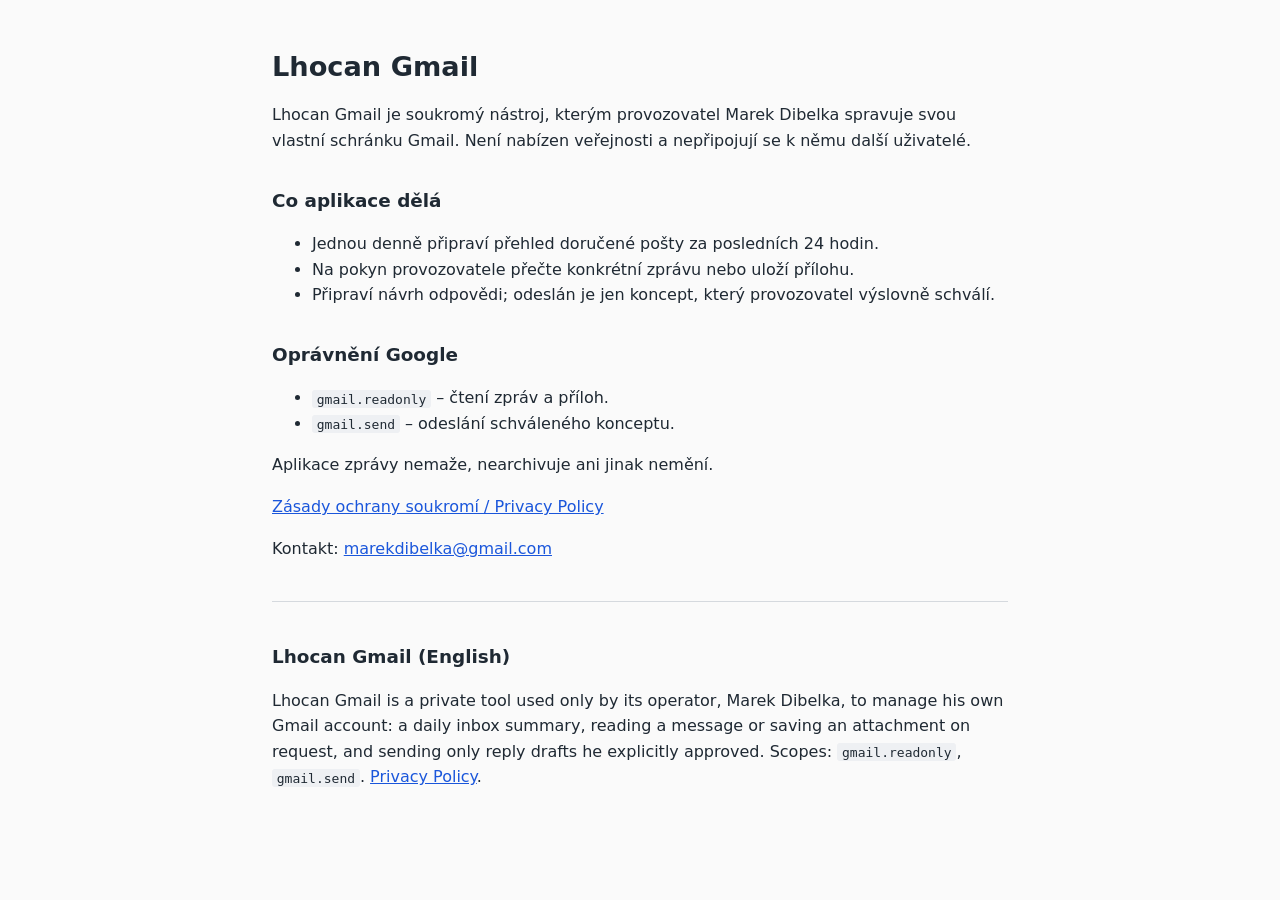
<file: index.html>
<!doctype html><html lang="cs"><head><meta charset="utf-8"><meta name="viewport" content="width=device-width,initial-scale=1">
<title>Lhocan Gmail</title><meta name="robots" content="noindex"><link rel="stylesheet" href="styl.css"></head><body><main>
<h1>Lhocan Gmail</h1>
<p>Lhocan Gmail je soukromý nástroj, kterým provozovatel Marek Dibelka spravuje svou vlastní schránku Gmail. Není nabízen veřejnosti a nepřipojují se k němu další uživatelé.</p>
<h2>Co aplikace dělá</h2>
<ul>
<li>Jednou denně připraví přehled doručené pošty za posledních 24 hodin.</li>
<li>Na pokyn provozovatele přečte konkrétní zprávu nebo uloží přílohu.</li>
<li>Připraví návrh odpovědi; odeslán je jen koncept, který provozovatel výslovně schválí.</li>
</ul>
<h2>Oprávnění Google</h2>
<ul>
<li><code>gmail.readonly</code> – čtení zpráv a příloh.</li>
<li><code>gmail.send</code> – odeslání schváleného konceptu.</li>
</ul>
<p>Aplikace zprávy nemaže, nearchivuje ani jinak nemění.</p>
<p><a href="zasady-ochrany-soukromi.html">Zásady ochrany soukromí / Privacy Policy</a></p>
<p>Kontakt: <a href="mailto:marekdibelka@gmail.com">marekdibelka@gmail.com</a></p>
<hr><h2 lang="en">Lhocan Gmail (English)</h2>
<p lang="en">Lhocan Gmail is a private tool used only by its operator, Marek Dibelka, to manage his own Gmail account: a daily inbox summary, reading a message or saving an attachment on request, and sending only reply drafts he explicitly approved. Scopes: <code>gmail.readonly</code>, <code>gmail.send</code>. <a href="zasady-ochrany-soukromi.html#english">Privacy Policy</a>.</p>
</main></body></html>
</file>
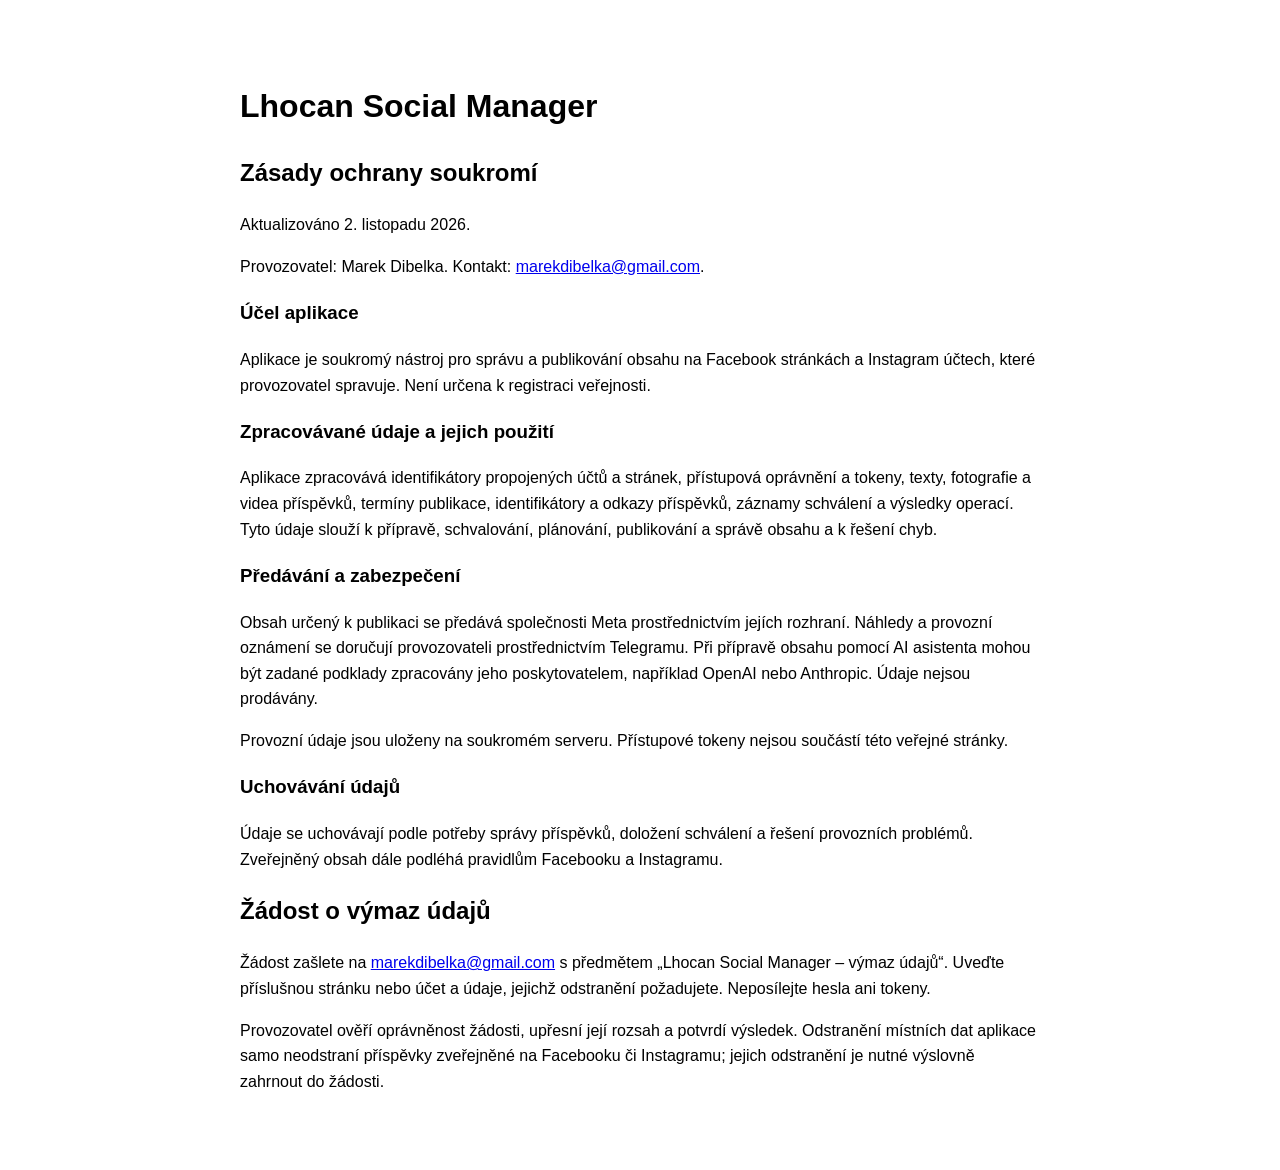
<file: social-zasady.html>
<!doctype html>
<html lang="cs">
<meta charset="utf-8">
<meta name="viewport" content="width=device-width, initial-scale=1">
<title>Lhocan Social Manager – ochrana soukromí</title>
<body style="font-family:sans-serif;max-width:800px;margin:40px auto;padding:20px;line-height:1.6">
<h1>Lhocan Social Manager</h1>
<h2>Zásady ochrany soukromí</h2>
<p>Aktualizováno 2. listopadu 2026.</p>
<p>Provozovatel: Marek Dibelka.
Kontakt: <a href="mailto:marekdibelka@gmail.com">marekdibelka@gmail.com</a>.</p>

<h3>Účel aplikace</h3>
<p>Aplikace je soukromý nástroj pro správu a publikování
obsahu na Facebook stránkách a Instagram účtech,
které provozovatel spravuje. Není určena k registraci veřejnosti.</p>

<h3>Zpracovávané údaje a jejich použití</h3>
<p>Aplikace zpracovává identifikátory propojených účtů a stránek,
přístupová oprávnění a tokeny, texty, fotografie a videa příspěvků,
termíny publikace, identifikátory a odkazy příspěvků,
záznamy schválení a výsledky operací.
Tyto údaje slouží k přípravě, schvalování, plánování,
publikování a správě obsahu a k řešení chyb.</p>

<h3>Předávání a zabezpečení</h3>
<p>Obsah určený k publikaci se předává společnosti Meta
prostřednictvím jejích rozhraní. Náhledy a provozní oznámení
se doručují provozovateli prostřednictvím Telegramu.
Při přípravě obsahu pomocí AI asistenta mohou být zadané
podklady zpracovány jeho poskytovatelem, například OpenAI
nebo Anthropic. Údaje nejsou prodávány.</p>
<p>Provozní údaje jsou uloženy na soukromém serveru.
Přístupové tokeny nejsou součástí této veřejné stránky.</p>

<h3>Uchovávání údajů</h3>
<p>Údaje se uchovávají podle potřeby správy příspěvků,
doložení schválení a řešení provozních problémů.
Zveřejněný obsah dále podléhá pravidlům Facebooku a Instagramu.</p>

<h2 id="vymaz">Žádost o výmaz údajů</h2>
<p>Žádost zašlete na
<a href="mailto:marekdibelka@gmail.com">marekdibelka@gmail.com</a>
s předmětem „Lhocan Social Manager – výmaz údajů“.
Uveďte příslušnou stránku nebo účet a údaje,
jejichž odstranění požadujete. Neposílejte hesla ani tokeny.</p>
<p>Provozovatel ověří oprávněnost žádosti, upřesní její rozsah
a potvrdí výsledek. Odstranění místních dat aplikace samo
neodstraní příspěvky zveřejněné na Facebooku či Instagramu;
jejich odstranění je nutné výslovně zahrnout do žádosti.</p>
</body>
</html>
</file>
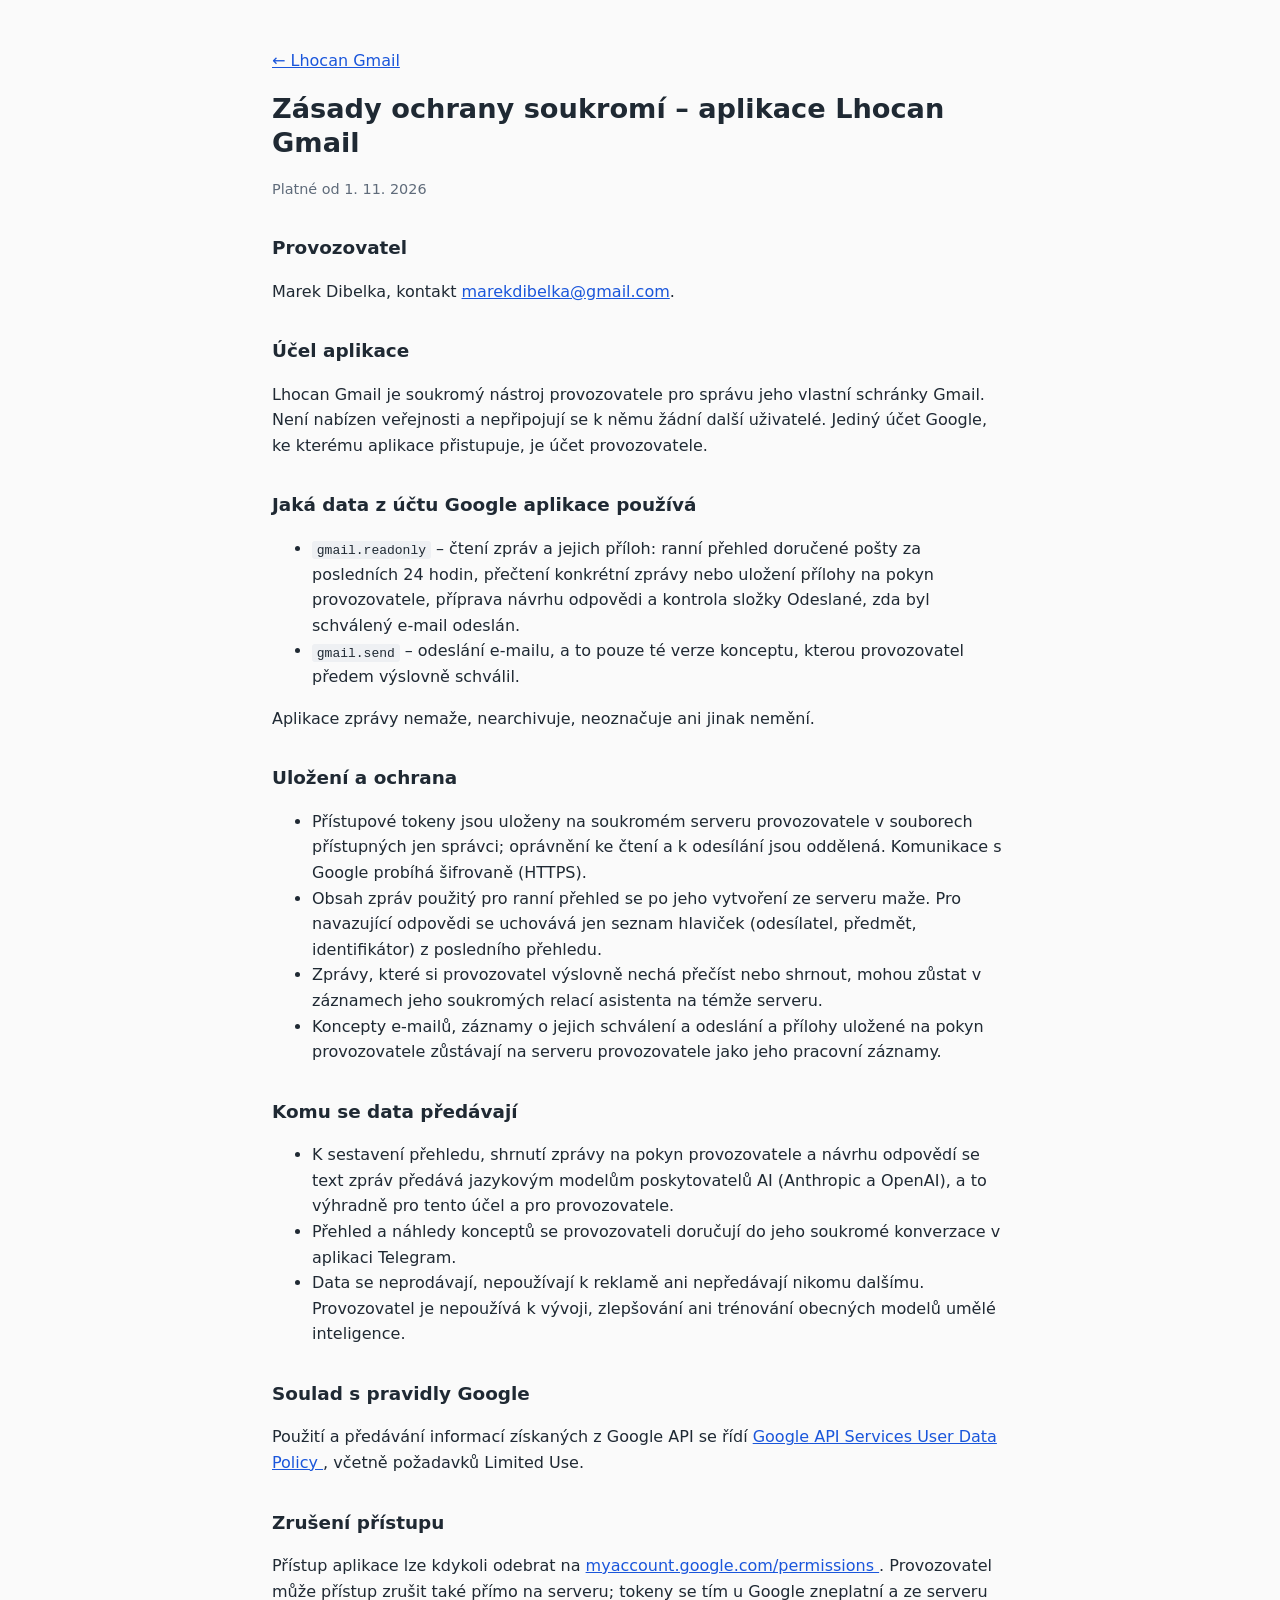
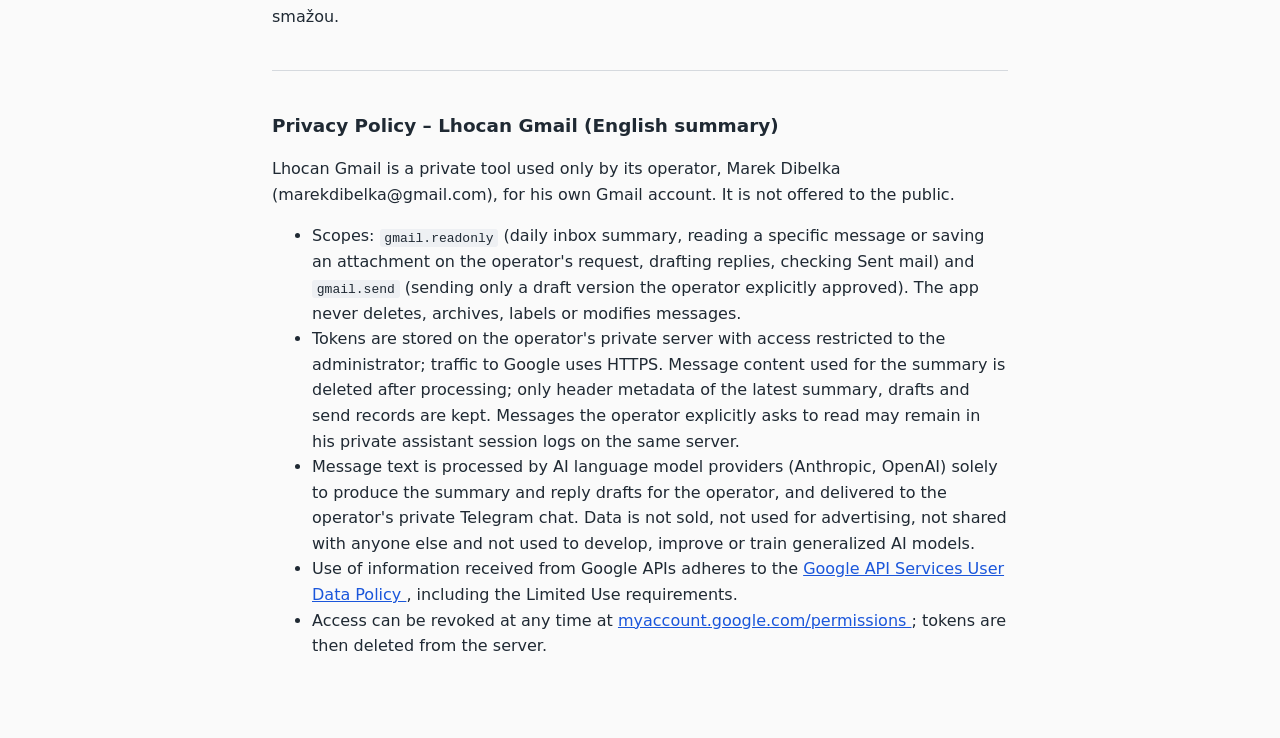
<file: zasady-ochrany-soukromi.html>
<!doctype html><html lang="cs"><head><meta charset="utf-8"><meta name="viewport" content="width=device-width,initial-scale=1">
<title>Zásady ochrany soukromí | Lhocan Gmail</title><meta name="robots" content="noindex"><link rel="stylesheet" href="styl.css"></head><body><main>
<p><a href="index.html">← Lhocan Gmail</a></p>
<h1>Zásady ochrany soukromí – aplikace Lhocan Gmail</h1>
        <p class="meta">Platné od 1. 11. 2026</p>

        <h2>Provozovatel</h2>
        <p>
          Marek Dibelka, kontakt 
          <a href="mailto:marekdibelka@gmail.com">marekdibelka@gmail.com</a>.
        </p>

        <h2>Účel aplikace</h2>
        <p>
          Lhocan Gmail je soukromý nástroj provozovatele pro správu jeho vlastní schránky Gmail.
          Není nabízen veřejnosti a nepřipojují se k němu žádní další uživatelé. Jediný účet Google,
          ke kterému aplikace přistupuje, je účet provozovatele.
        </p>

        <h2>Jaká data z účtu Google aplikace používá</h2>
        <ul>
          <li>
            <code>gmail.readonly</code> – čtení zpráv a jejich příloh: ranní přehled doručené pošty za
            posledních 24 hodin, přečtení konkrétní zprávy nebo uložení přílohy na pokyn provozovatele,
            příprava návrhu odpovědi a kontrola složky Odeslané, zda byl schválený e-mail odeslán.
          </li>
          <li>
            <code>gmail.send</code> – odeslání e-mailu, a to pouze té verze konceptu, kterou provozovatel
            předem výslovně schválil.
          </li>
        </ul>
        <p>Aplikace zprávy nemaže, nearchivuje, neoznačuje ani jinak nemění.</p>

        <h2>Uložení a ochrana</h2>
        <ul>
          <li>
            Přístupové tokeny jsou uloženy na soukromém serveru provozovatele v souborech přístupných
            jen správci; oprávnění ke čtení a k odesílání jsou oddělená. Komunikace s Google probíhá
            šifrovaně (HTTPS).
          </li>
          <li>
            Obsah zpráv použitý pro ranní přehled se po jeho vytvoření ze serveru maže. Pro navazující
            odpovědi se uchovává jen seznam hlaviček (odesílatel, předmět, identifikátor) z posledního přehledu.
          </li>
          <li>
            Zprávy, které si provozovatel výslovně nechá přečíst nebo shrnout, mohou zůstat v záznamech jeho
            soukromých relací asistenta na témže serveru.
          </li>
          <li>
            Koncepty e-mailů, záznamy o jejich schválení a odeslání a přílohy uložené na pokyn provozovatele
            zůstávají na serveru provozovatele jako jeho pracovní záznamy.
          </li>
        </ul>

        <h2>Komu se data předávají</h2>
        <ul>
          <li>
            K sestavení přehledu, shrnutí zprávy na pokyn provozovatele a návrhu odpovědí se text zpráv předává jazykovým modelům poskytovatelů
            AI (Anthropic a OpenAI), a to výhradně pro tento účel a pro provozovatele.
          </li>
          <li>
            Přehled a náhledy konceptů se provozovateli doručují do jeho soukromé konverzace v aplikaci Telegram.
          </li>
          <li>
            Data se neprodávají, nepoužívají k reklamě ani nepředávají nikomu dalšímu. Provozovatel je
            nepoužívá k vývoji, zlepšování ani trénování obecných modelů umělé inteligence.
          </li>
        </ul>

        <h2>Soulad s pravidly Google</h2>
        <p>
          Použití a předávání informací získaných z Google API se řídí 
          <a href="https://developers.google.com/terms/api-services-user-data-policy" target="_blank" rel="noreferrer">
            Google API Services User Data Policy
          </a>
          , včetně požadavků Limited Use.
        </p>

        <h2>Zrušení přístupu</h2>
        <p>
          Přístup aplikace lze kdykoli odebrat na 
          <a href="https://myaccount.google.com/permissions" target="_blank" rel="noreferrer">
            myaccount.google.com/permissions
          </a>
          . Provozovatel může přístup zrušit také přímo na serveru; tokeny se tím u Google zneplatní a ze
          serveru smažou.
        </p>

        <hr />
        <h2 id="english">Privacy Policy – Lhocan Gmail (English summary)</h2>
        <p>
          Lhocan Gmail is a private tool used only by its operator, Marek Dibelka
          (marekdibelka@gmail.com), for his own Gmail account. It is not offered to the public.
        </p>
        <ul>
          <li>
            Scopes: <code>gmail.readonly</code> (daily inbox summary, reading a specific message or saving
            an attachment on the operator&#39;s request, drafting replies, checking Sent mail) and 
            <code>gmail.send</code> (sending only a draft version the operator explicitly approved).
            The app never deletes, archives, labels or modifies messages.
          </li>
          <li>
            Tokens are stored on the operator&#39;s private server with access restricted to the
            administrator; traffic to Google uses HTTPS. Message content used for the summary is deleted
            after processing; only header metadata of the latest summary, drafts and send records are kept. Messages the operator explicitly asks to read may remain in his private assistant session logs on the same server.
          </li>
          <li>
            Message text is processed by AI language model providers (Anthropic, OpenAI) solely to produce
            the summary and reply drafts for the operator, and delivered to the operator&#39;s private
            Telegram chat. Data is not sold, not used for advertising, not shared with anyone else and
            not used to develop, improve or train generalized AI models.
          </li>
          <li>
            Use of information received from Google APIs adheres to the 
            <a href="https://developers.google.com/terms/api-services-user-data-policy" target="_blank" rel="noreferrer">
              Google API Services User Data Policy
            </a>
            , including the Limited Use requirements.
          </li>
          <li>
            Access can be revoked at any time at 
            <a href="https://myaccount.google.com/permissions" target="_blank" rel="noreferrer">
              myaccount.google.com/permissions
            </a>
            ; tokens are then deleted from the server.
          </li>
        </ul>
      </main></body></html>
</file>
<file: styl.css>
body{font-family:system-ui,-apple-system,"Segoe UI",sans-serif;line-height:1.6;color:#1f2933;background:#fafafa;margin:0}
main{max-width:46rem;margin:0 auto;padding:2rem 1.25rem 4rem}
h1{font-size:1.7rem;line-height:1.25}h2{font-size:1.15rem;margin-top:2rem}
a{color:#1a56db}code{background:#eef0f3;padding:.1rem .3rem;border-radius:3px}
.meta{color:#5f6b7a;font-size:.9rem}hr{margin:2.5rem 0;border:0;border-top:1px solid #d5d9de}
</file>
